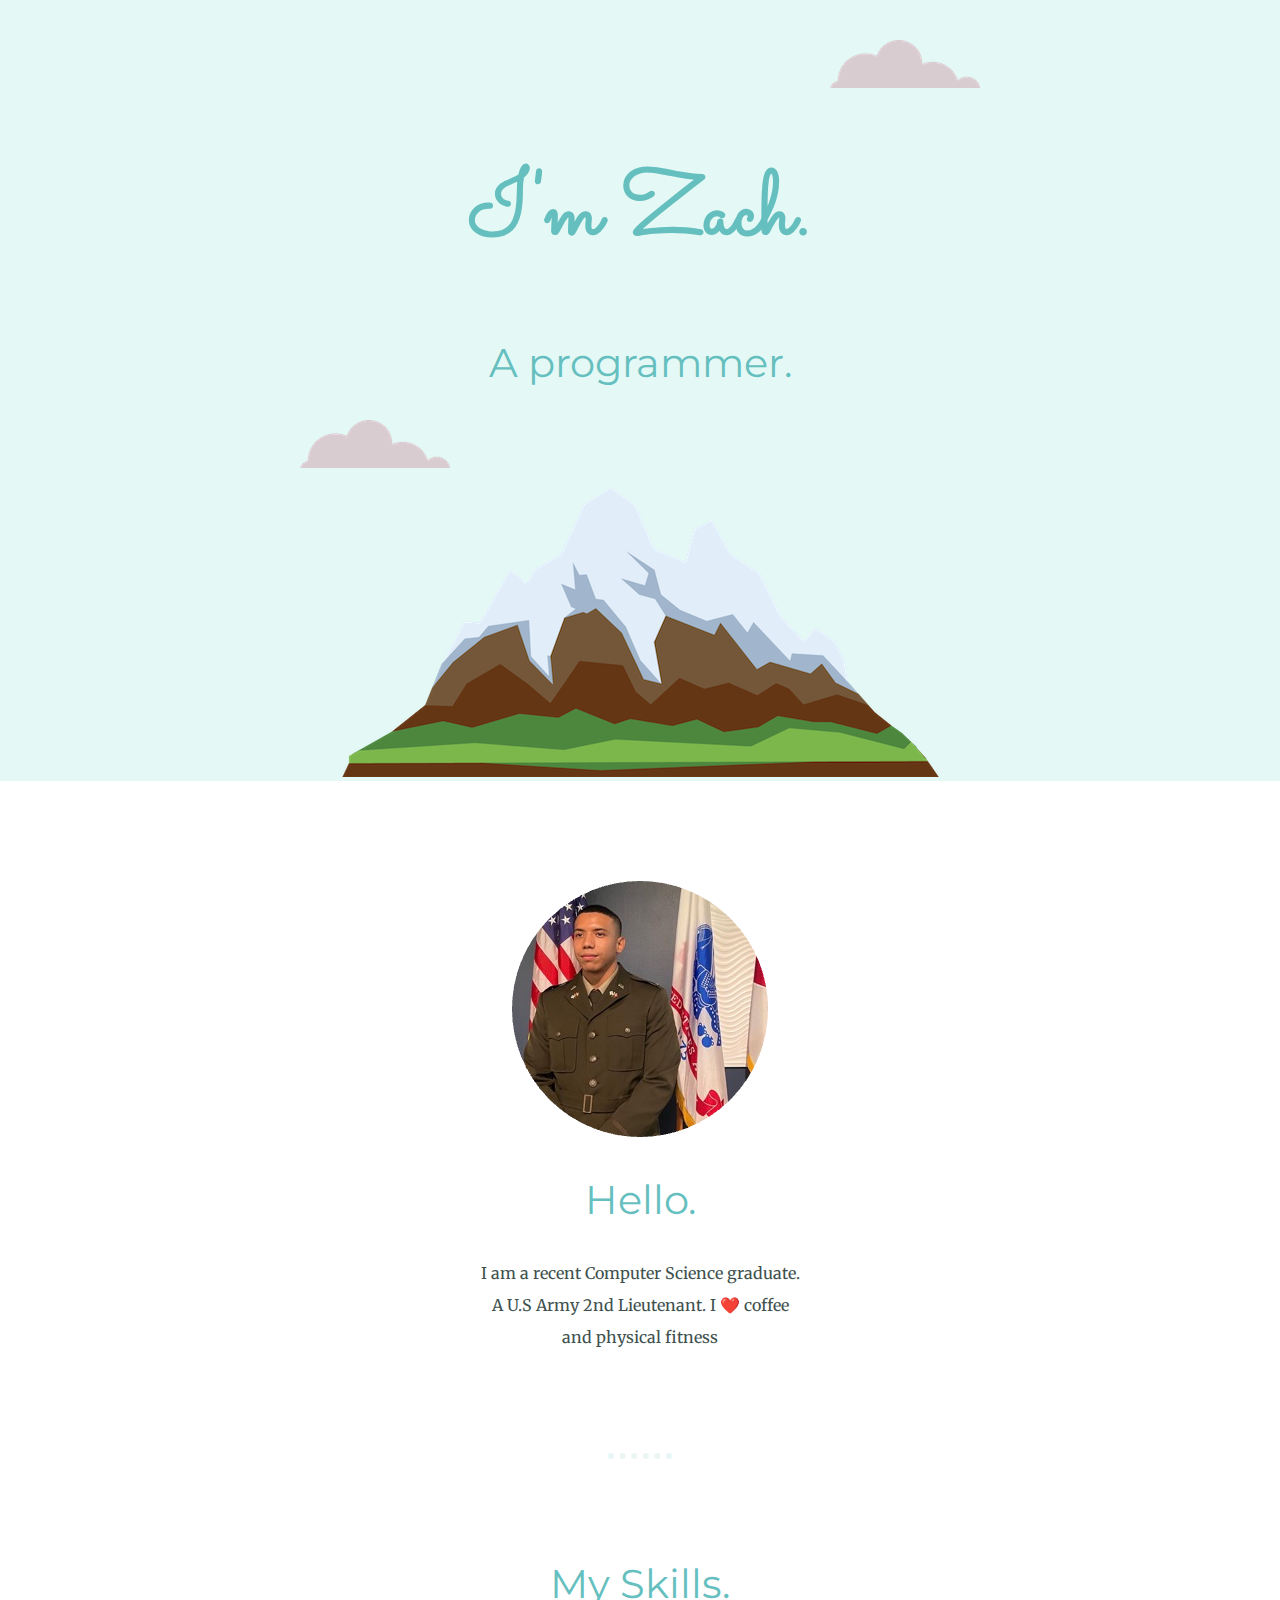
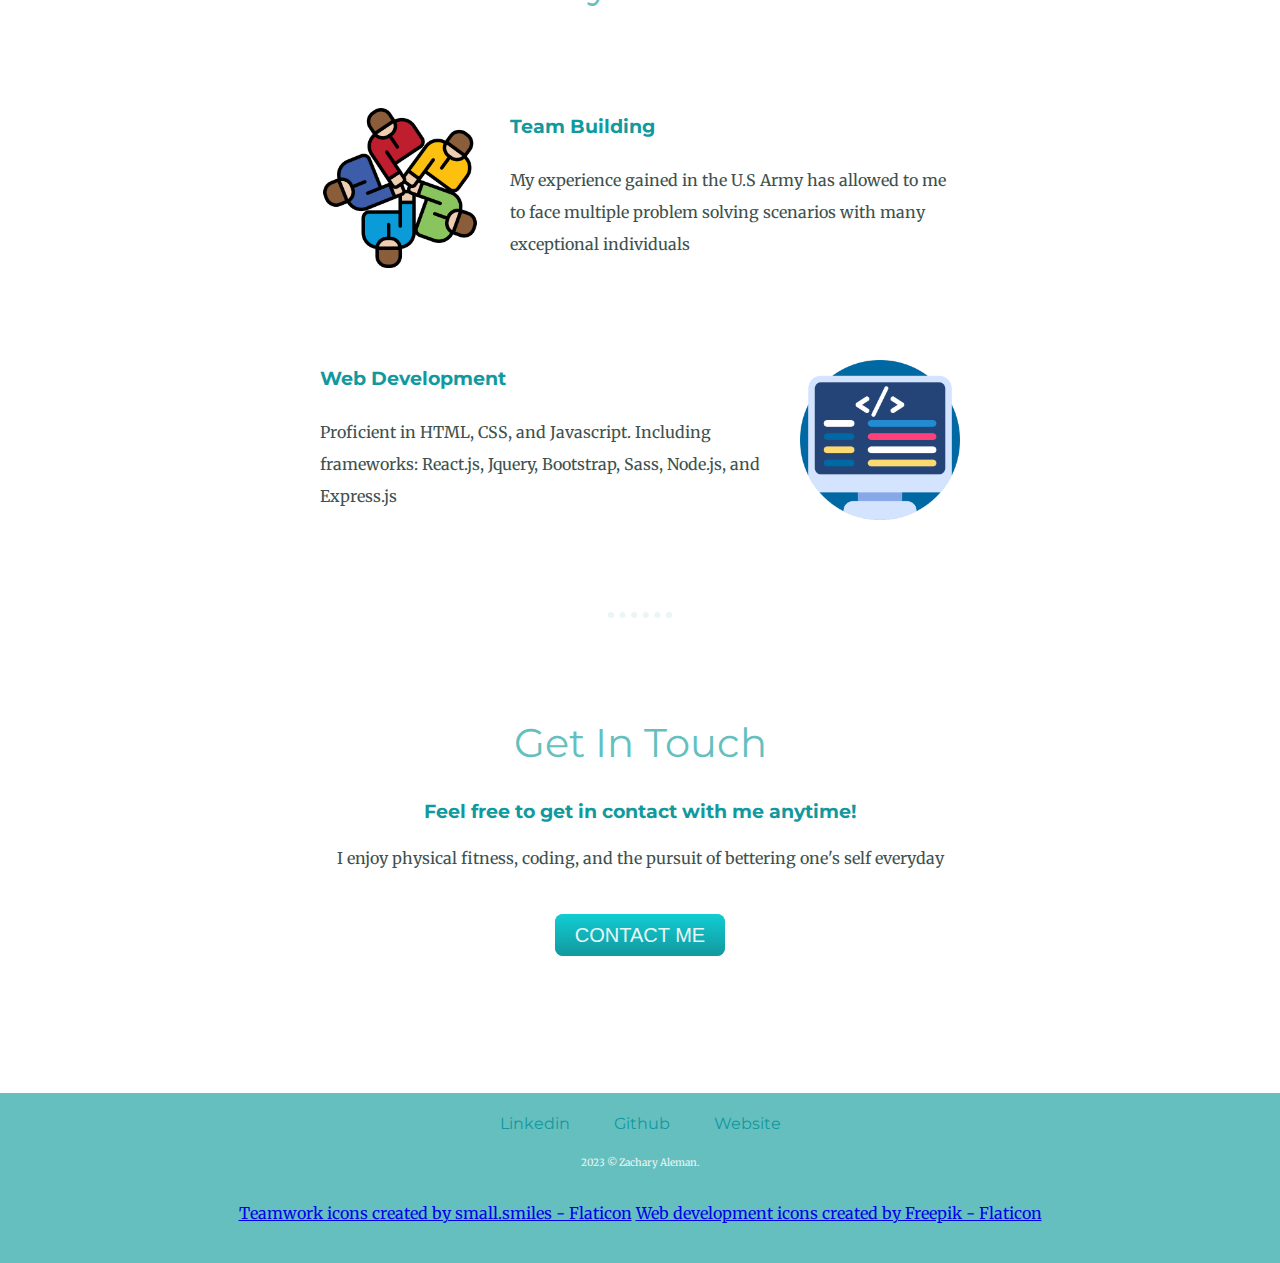
<file: index.html>
<!DOCTYPE html>
<head>
    <meta charset="UTF-8">
    <title>Zachary Aleman</title>
    <link rel="stylesheet" href="css/styles.css">
    <link rel="icon" href="favicon.ico">
    <link rel="preconnect" href="https://fonts.googleapis.com">
    <link rel="preconnect" href="https://fonts.gstatic.com" crossorigin>
    <link href="https://fonts.googleapis.com/css2?family=Merriweather&family=Montserrat&family=Sacramento&display=swap" rel="stylesheet">
    
</head>
<body>
    
    <div class = "top-container">
    <img class="top-cloud" src="css/images/cloud.png" alt="cloud-img">
    <h1>I'm Zach.</h1>
    <h2>A programmer.</h2>
    <img class="bottom-cloud" src="css/images/cloud.png" alt="cloud-img">
    <img class= "mountain" src="css/images/mountain.png" alt="mountain-img">
    </div>  

    <div class="middle-container">
        <div class="profile">
          <img src="css/images/Zachary Aleman.png" alt="Zach profile picture">
          <h2>Hello.</h2>
          <p class = "bio" >I am a recent Computer Science graduate. A U.S Army 2nd Lieutenant. I ❤️ coffee and physical fitness</p>
        </div>
        <hr>
        <div class="skills">
          <h2>My Skills.</h2>
          <div class="skill-row">
            <img class="team" src="css/images/partners.png" alt="">
            <h3 style = "text-align: left;"> Team Building </h3>
            <p  style = "text-align: left;">My experience gained in the U.S Army has allowed to me to face multiple problem solving scenarios with many exceptional individuals</p> 
          </div>
          <div class="skill-row">
            <img class="code" src="css/images/coding.png" alt="">
            <h3 style = "text-align: left;">Web Development</h3>
            <p style = "text-align: left;">Proficient in HTML, CSS, and Javascript. Including frameworks: React.js, Jquery, Bootstrap, Sass, Node.js, and Express.js</p>
          </div>
        </div>
        <hr>
        <div class="contact-me">
          <h2>Get In Touch</h2>
          <h3>Feel free to get in contact with me anytime!</h3>
          <p>I enjoy physical fitness, coding, and the pursuit of bettering one's self everyday</p>
          <a class="btn" href="contact.html">CONTACT ME</a>
        </div>
    </div>
      
      
        <div class="bottom-container">
        <a class ="footer-link"href="https://linkedin.com/in/zachary-aleman">Linkedin</a>
        <a class="footer-link" href="https://github.com/Zack-29">Github</a>
        <a class="footer-link" href="https://zack-29.github.io/cv3/">Website</a>
        <p class="name">2023 © Zachary Aleman.</p>
        <a class = "image-link" href="https://www.flaticon.com/free-icons/teamwork" title="teamwork icons">Teamwork icons created by small.smiles - Flaticon</a>
        <a class = "image-link" href="https://www.flaticon.com/free-icons/web-development" title="web development icons">Web development icons created by Freepik - Flaticon</a>
        </div>
      

</body>
</html>
</file>
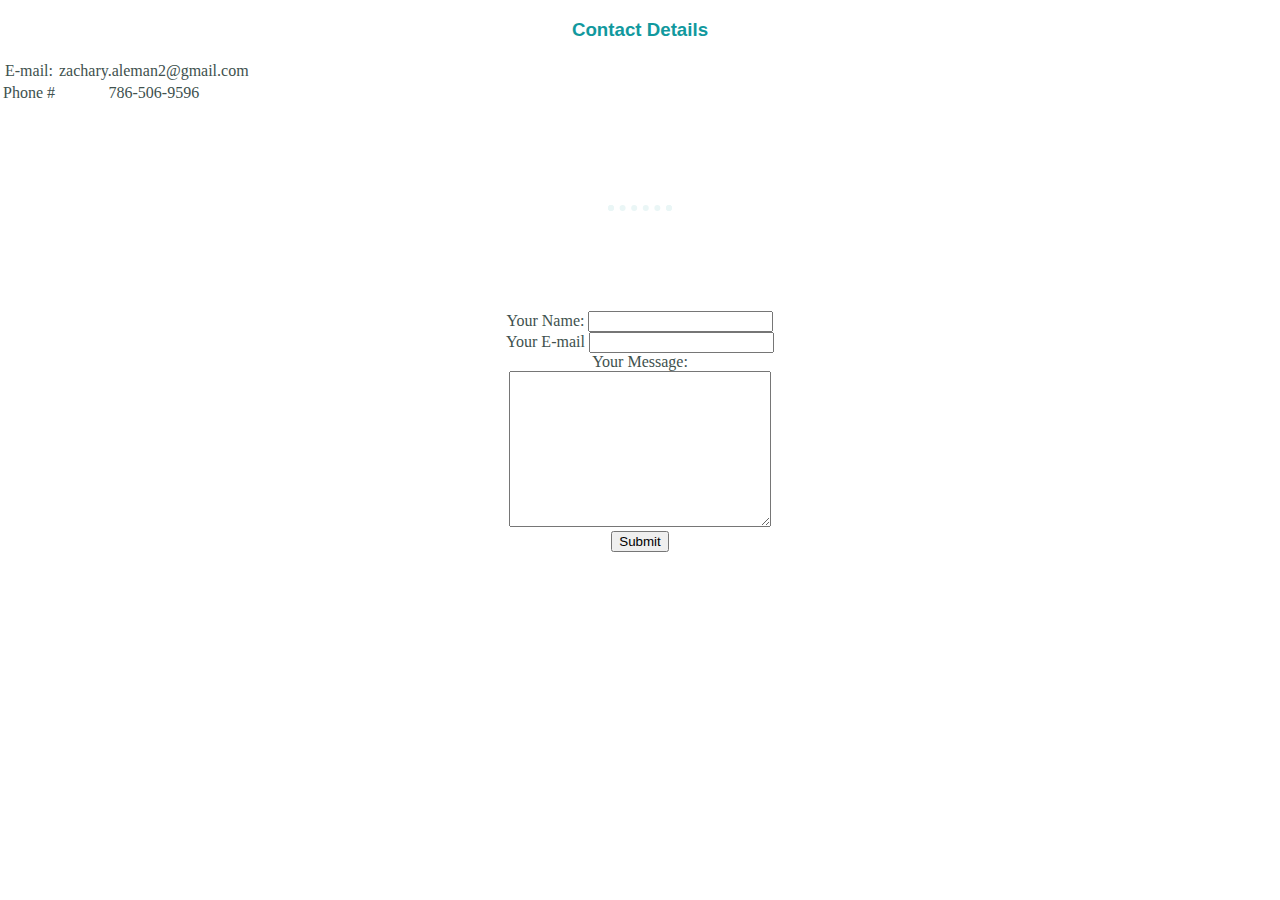
<file: contact.html>
<!DOCTYPE html>
<html lang="en">
<head>
    <meta charset="UTF-8">
    
    <title>Contact Me</title>
    <link rel="stylesheet" href="css/styles.css">
</head>
<body>
    <h3>Contact Details </h3>
    <table>
        <tr>
            <td>E-mail:</td>
            <td>zachary.aleman2@gmail.com</td>
        </tr>

        <tr>
            <td>Phone #</td>
            <td>786-506-9596</td>
        </tr>
    </table>

    <hr>
    
    <form action= "mailto:zachary.aleman2@gmail.com" method = "post" enctype = "text/plain" >
    <label>Your Name:</label>
    <input type= "text" name = "Name: " value = ""><br>
    <label>Your E-mail</label>
    <input type="email" name = "Email: " value = ""><br>
    <label>Your Message:</label><br>
    <textarea name="Message: " cols="30" rows="10"></textarea><br>
    <input type = "submit" name = "">
    </form>
    

</body>
</html>
</file>
<file: css/styles.css>
body{
    text-align: center;
    margin: 0;
    font-family: 'Merriweather', serif;
    color: #40514E;
     
}

.bottom-cloud{
    position: absolute;
    right: 250px;
    left: 300px;
    
}

.top-cloud{
    position: absolute;
    right: 300px;
    top: 40px;
}


p{
    margin: 0 auto;
    line-height: 2;
    
}

h1{
    margin: 50px auto 0 auto;
    font-family: 'Sacramento', cursive;
    font-size: 5.625rem;
    color: #66BFBF;
    line-height: 2;
}

h2{
    font-family: 'Montserrat', sans-serif;
    font-size: 2.5rem;
    color: #66BFBF;
    font-weight: normal;


}

h3{

    font-family: 'Montserrat', sans-serif;
    color: #11999E;

}

.middle-container{
    margin: 100px 0;
}

.top-container{
    margin: 0px;
    background-color: #E4F9F5;
    position: relative;
    padding-top: 75px;

}

.skill-row{
    width: 50%;
    margin: auto;
    margin: 100px auto;
    line-height: 2;
    
    
}

.team{
    width: 25%;
    float: left;
    padding-right: 30px;
}

.code{
    width: 25%;
    float: right;
    padding-left: 30px;
}

.bio{
    width: 25%;
}

hr{
    border: dotted #EAF6F6 6px;
    border-bottom: none;
    width: 4%;
    margin: 100px auto;
    
}

.btn {
    background: #66BFBF;
    background-image: -webkit-linear-gradient(top, #11cdd4, #11999e);
    background-image: -moz-linear-gradient(top, #11cdd4, #11999e);
    background-image: -ms-linear-gradient(top, #11cdd4, #11999e);
    background-image: -o-linear-gradient(top, #11cdd4, #11999e);
    background-image: linear-gradient(to bottom, #11cdd4, #11999e);
    -webkit-border-radius: 8;
    -moz-border-radius: 8;
    border-radius: 8px;
    font-family: Arial;
    color: #EAF6F6;
    font-size: 20px;
    padding: 10px 20px 10px 20px;
    text-decoration: none;
    position: relative;
    top: 50px;
  }
  
  .btn:hover {
    background: #30e3cb;
    background-image: -webkit-linear-gradient(top, #30e3cb, #2bc4ad);
    background-image: -moz-linear-gradient(top, #30e3cb, #2bc4ad);
    background-image: -ms-linear-gradient(top, #30e3cb, #2bc4ad);
    background-image: -o-linear-gradient(top, #30e3cb, #2bc4ad);
    background-image: linear-gradient(to bottom, #30e3cb, #2bc4ad);
    text-decoration: none;
  }
  .contact-me{
      height: 200px;
      padding-bottom: 75px;
      
  }

 

  .footer-link{
      
      color: #11999E;
      font-family: 'Montserrat', sans-serif;
      margin: 10px 20px;
      text-decoration: none;

  }

  .name{
      height: 50px;
      position: relative;
      top: 20px;
      color: #EAF6F6;
      font-size: 10px;
  }

.image-link{
    position: relative;
    top: 20px;
}
.bottom-container{
    padding-top: 20px;
    background-color: #66BFBF;
    height: 150px;
}
</file>
